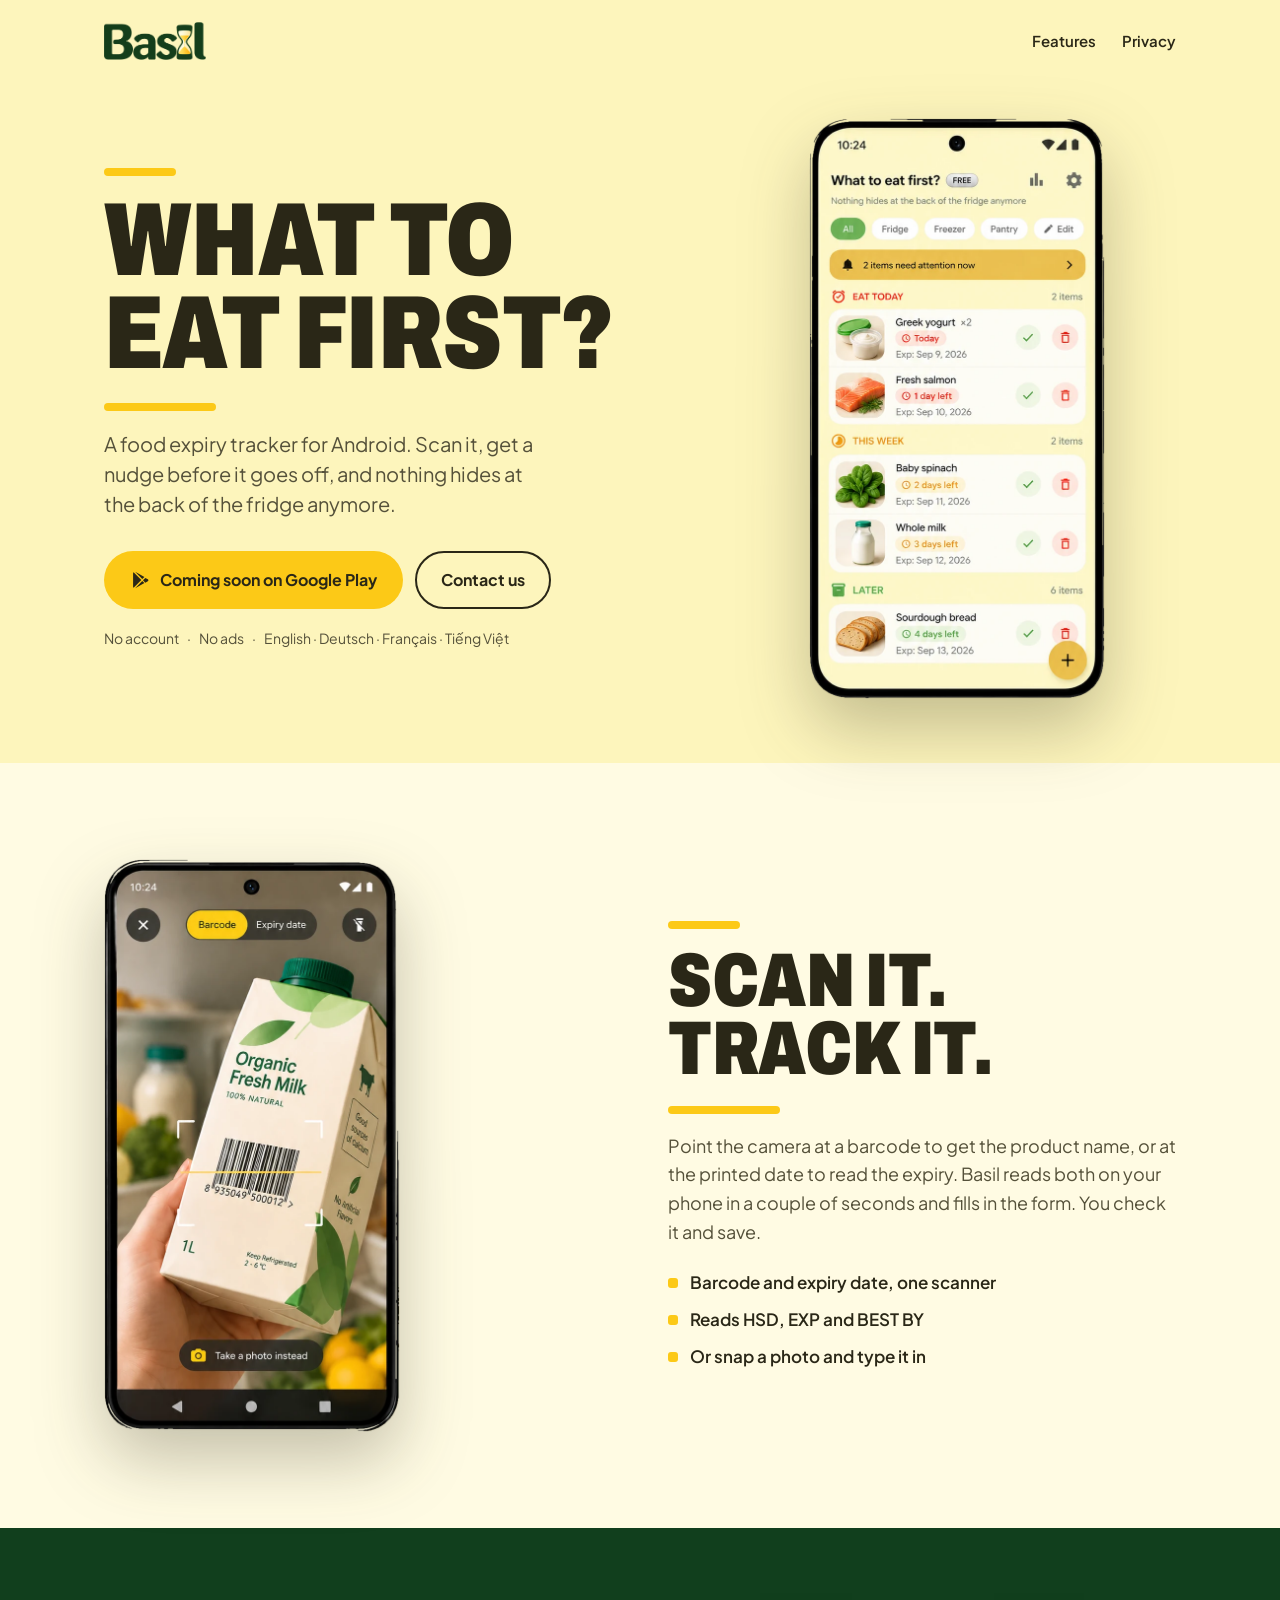
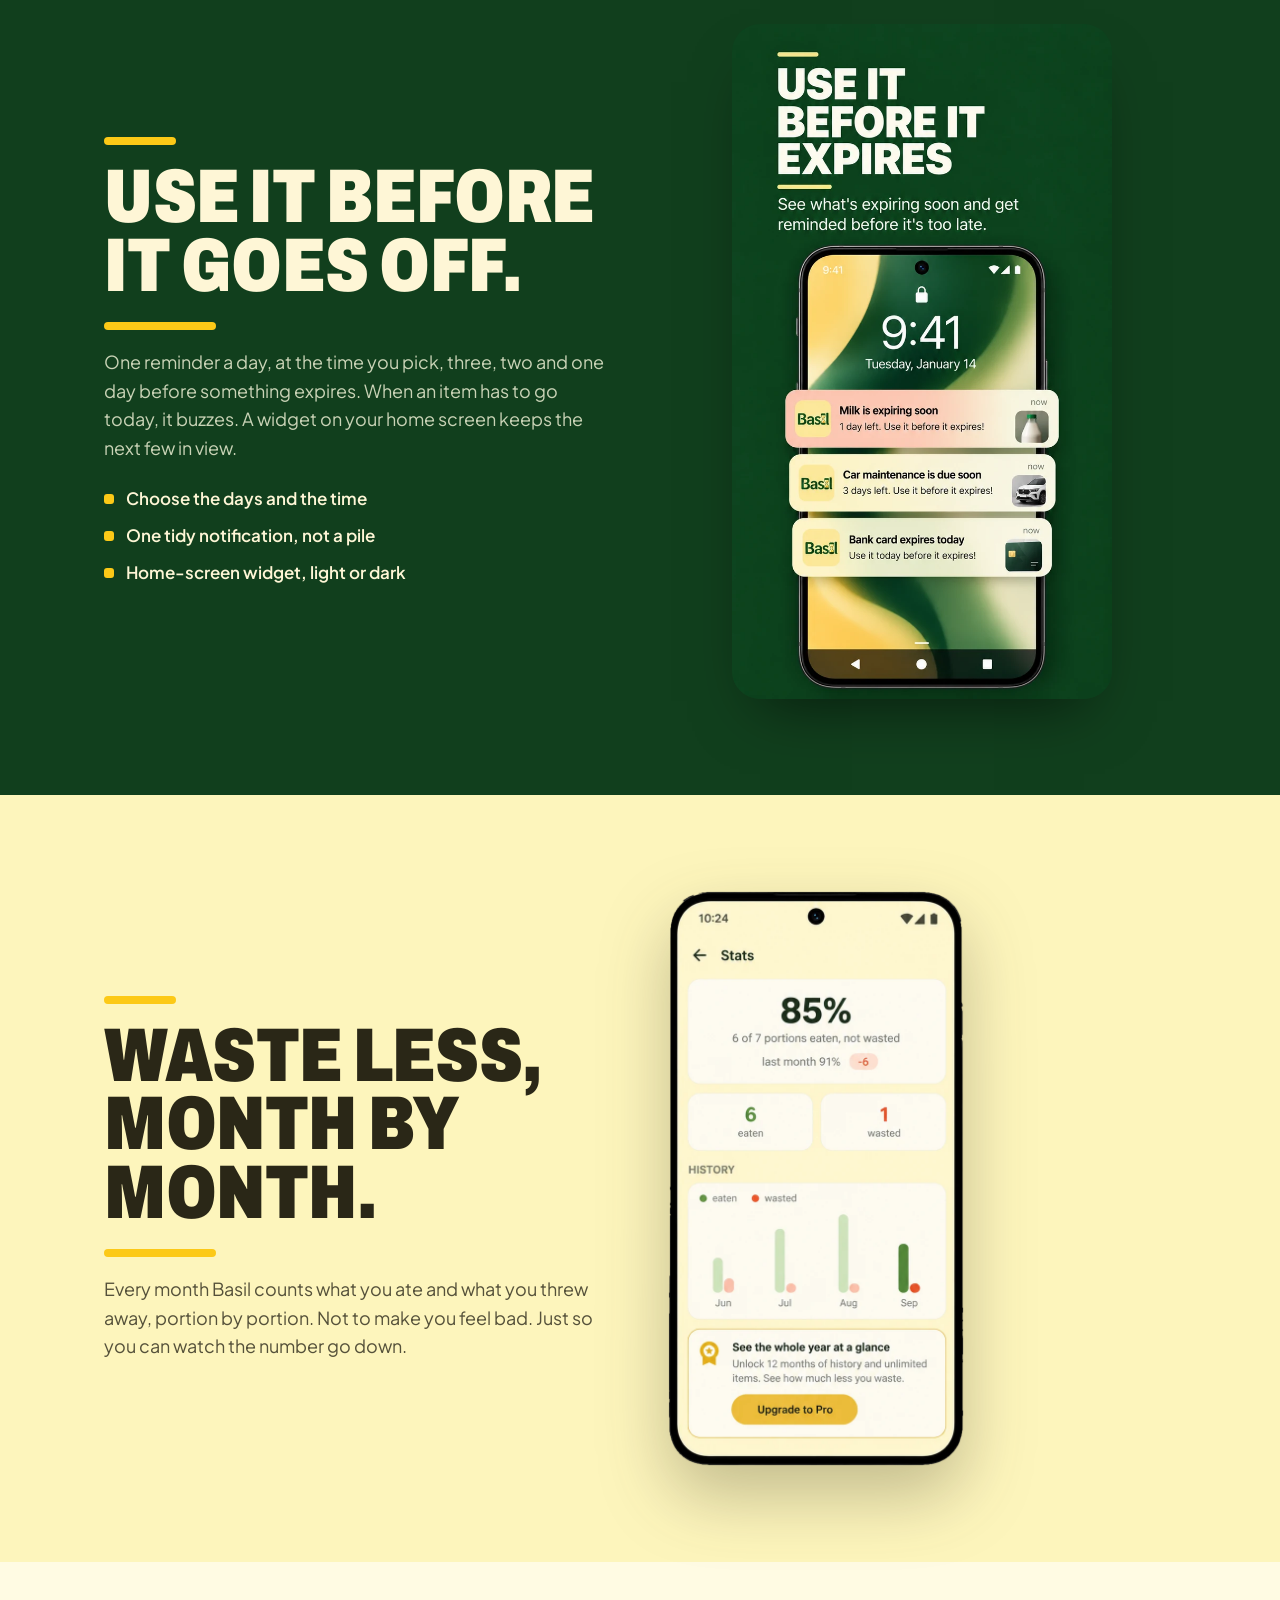
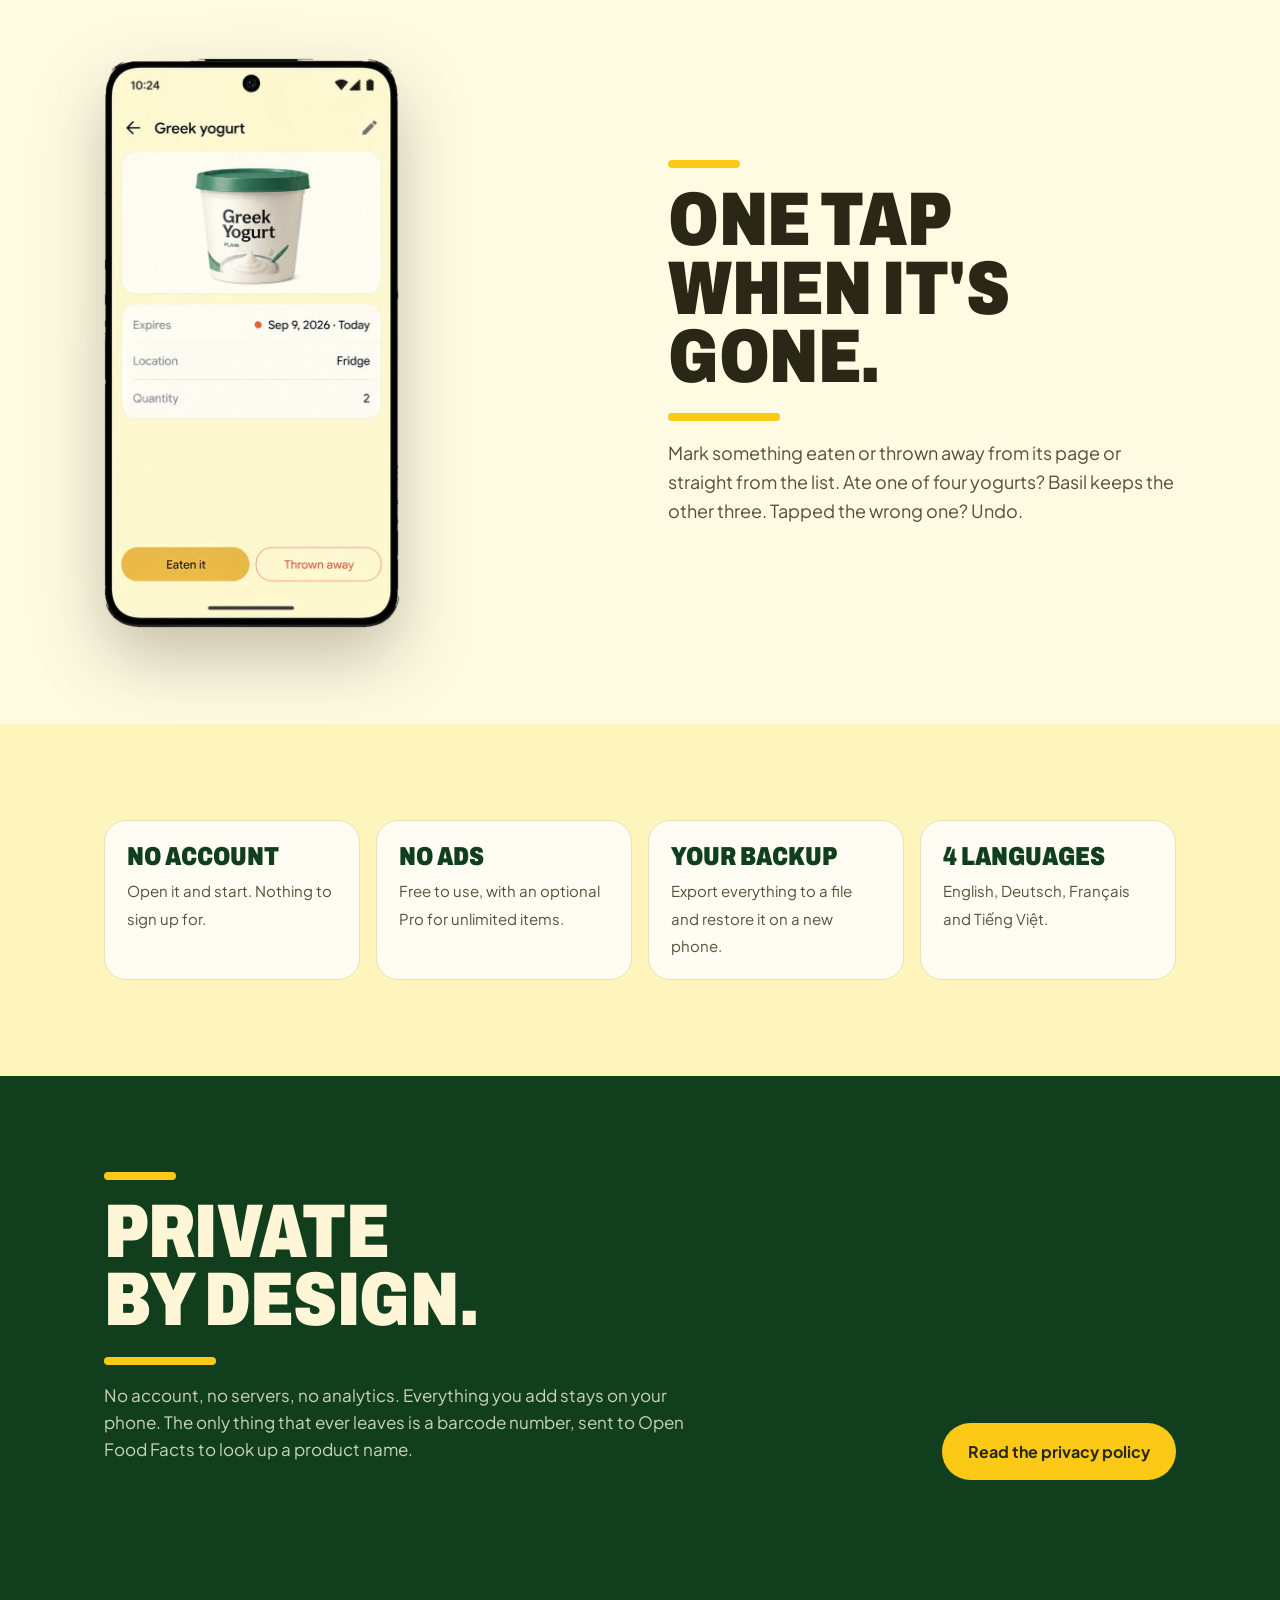
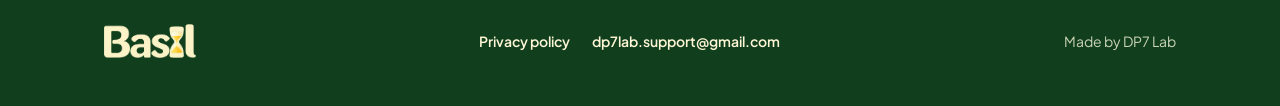
<file: index.html>
<!doctype html>
<html lang="en">
<head>
<meta charset="utf-8">
<meta name="viewport" content="width=device-width, initial-scale=1">
<title>Basil — What to eat first?</title>
<meta name="description" content="Basil is a food expiry tracker for Android. Scan the barcode, scan the printed date, and get a nudge before anything goes off. No account, no ads, your list stays on your phone.">
<meta name="theme-color" content="#FDF5BC">
<meta property="og:title" content="Basil — What to eat first?">
<meta property="og:description" content="Scan the label, get reminded before it goes off, watch your waste shrink. No account, no ads.">
<meta property="og:image" content="https://dp7lab.github.io/basil/img/og-image.png">
<meta name="twitter:card" content="summary_large_image">
<link rel="icon" type="image/png" href="img/favicon.png">
<link rel="apple-touch-icon" href="img/apple-touch-icon.png">
<link rel="preconnect" href="https://fonts.googleapis.com">
<link rel="preconnect" href="https://fonts.gstatic.com" crossorigin>
<link href="https://fonts.googleapis.com/css2?family=Archivo:wdth,wght@62..125,800..900&family=Plus+Jakarta+Sans:wght@400;500;600;700&display=swap" rel="stylesheet">
<link rel="stylesheet" href="style.css">
</head>
<body>

<header class="wrap">
  <nav>
    <a class="brand" href="./"><img src="img/wordmark.png" alt="Basil" width="480" height="178"></a>
    <div class="links">
      <a href="#features">Features</a>
      <a href="privacy.html">Privacy</a>
    </div>
  </nav>

  <div class="hero">
    <div>
      <h1 class="display xl bars">What to<br>eat first?</h1>
      <p class="lead">A food expiry tracker for Android. Scan it, get a nudge before it goes off, and nothing hides at the back of the fridge anymore.</p>
      <div class="cta">
        <span class="btn btn-soon">
          <svg viewBox="0 0 24 24" aria-hidden="true"><path fill="currentColor" d="M4.3 2.6a1.4 1.4 0 0 0-.6 1.2v16.4c0 .5.2.9.6 1.2l9.3-9.4-9.3-9.4Zm10.4 10.5 2.6 2.6-11.1 6.3 8.5-8.9Zm3.7-3.6 3 1.7c.9.5.9 1.8 0 2.3l-3 1.7-2.8-2.8 2.8-2.9ZM6.2 2l11.1 6.3-2.6 2.6L6.2 2Z"/></svg>
          Coming soon on Google Play
        </span>
        <a class="btn btn-line" href="mailto:dp7lab.support@gmail.com?subject=Basil">Contact us</a>
      </div>
      <div class="fineprint"><span>No account</span><span>No ads</span><span>English · Deutsch · Français · Tiếng Việt</span></div>
    </div>
    <img class="phone" src="img/phone-home.webp" width="600" height="1177" alt="Basil home screen: items grouped into Eat today, This week and Later, with a banner saying two items need attention now">
  </div>
</header>

<main id="features">

  <section class="band cream">
    <div class="wrap split flip">
      <div>
        <h2 class="display lg bars">Scan it.<br>Track it.</h2>
        <p class="body">Point the camera at a barcode to get the product name, or at the printed date to read the expiry. Basil reads both on your phone in a couple of seconds and fills in the form. You check it and save.</p>
        <ul class="ticks">
          <li>Barcode and expiry date, one scanner</li>
          <li>Reads HSD, EXP and BEST BY</li>
          <li>Or snap a photo and type it in</li>
        </ul>
      </div>
      <div class="visual"><img class="phone" src="img/phone-scan.webp" width="600" height="1163" alt="Basil scanner reading the barcode on a carton of milk" loading="lazy"></div>
    </div>
  </section>

  <section class="band forest on-forest">
    <div class="wrap split">
      <div>
        <h2 class="display lg bars">Use it before<br>it goes off.</h2>
        <p class="body">One reminder a day, at the time you pick, three, two and one day before something expires. When an item has to go today, it buzzes. A widget on your home screen keeps the next few in view.</p>
        <ul class="ticks">
          <li>Choose the days and the time</li>
          <li>One tidy notification, not a pile</li>
          <li>Home-screen widget, light or dark</li>
        </ul>
      </div>
      <div class="visual"><img class="shot" src="img/reminders.webp" width="720" height="1279" alt="Basil reminders on a phone lock screen" loading="lazy"></div>
    </div>
  </section>

  <section class="band butter">
    <div class="wrap split">
      <div>
        <h2 class="display lg bars">Waste less,<br>month by month.</h2>
        <p class="body">Every month Basil counts what you ate and what you threw away, portion by portion. Not to make you feel bad. Just so you can watch the number go down.</p>
      </div>
      <div class="visual"><img class="phone" src="img/phone-stats.webp" width="600" height="1164" alt="Basil stats: 85 percent of portions eaten this month, with a monthly eaten versus wasted chart" loading="lazy"></div>
    </div>
  </section>

  <section class="band cream">
    <div class="wrap split flip">
      <div>
        <h2 class="display lg bars">One tap<br>when it's gone.</h2>
        <p class="body">Mark something eaten or thrown away from its page or straight from the list. Ate one of four yogurts? Basil keeps the other three. Tapped the wrong one? Undo.</p>
      </div>
      <div class="visual"><img class="phone" src="img/phone-detail.webp" width="600" height="1157" alt="Basil item page for Greek yogurt with Eaten it and Thrown away buttons" loading="lazy"></div>
    </div>
  </section>

  <section class="band butter">
    <div class="wrap">
      <div class="facts">
        <div class="fact"><b>No account</b><span>Open it and start. Nothing to sign up for.</span></div>
        <div class="fact"><b>No ads</b><span>Free to use, with an optional Pro for unlimited items.</span></div>
        <div class="fact"><b>Your backup</b><span>Export everything to a file and restore it on a new phone.</span></div>
        <div class="fact"><b>4 languages</b><span>English, Deutsch, Français and Tiếng Việt.</span></div>
      </div>
    </div>
  </section>

  <section class="band forest on-forest">
    <div class="wrap private">
      <div>
        <h2 class="display lg bars">Private<br>by design.</h2>
        <p class="body">No account, no servers, no analytics. Everything you add stays on your phone. The only thing that ever leaves is a barcode number, sent to Open Food Facts to look up a product name.</p>
      </div>
      <div class="cta"><a class="btn btn-soon" href="privacy.html" style="cursor:pointer">Read the privacy policy</a></div>
    </div>
  </section>

</main>

<footer class="site-footer">
  <div class="wrap">
    <img src="img/wordmark-cream.png" alt="Basil" width="480" height="178">
    <div class="links">
      <a href="privacy.html">Privacy policy</a>
      <a href="mailto:dp7lab.support@gmail.com">dp7lab.support@gmail.com</a>
    </div>
    <div>Made by DP7 Lab</div>
  </div>
</footer>

</body>
</html>
</file>
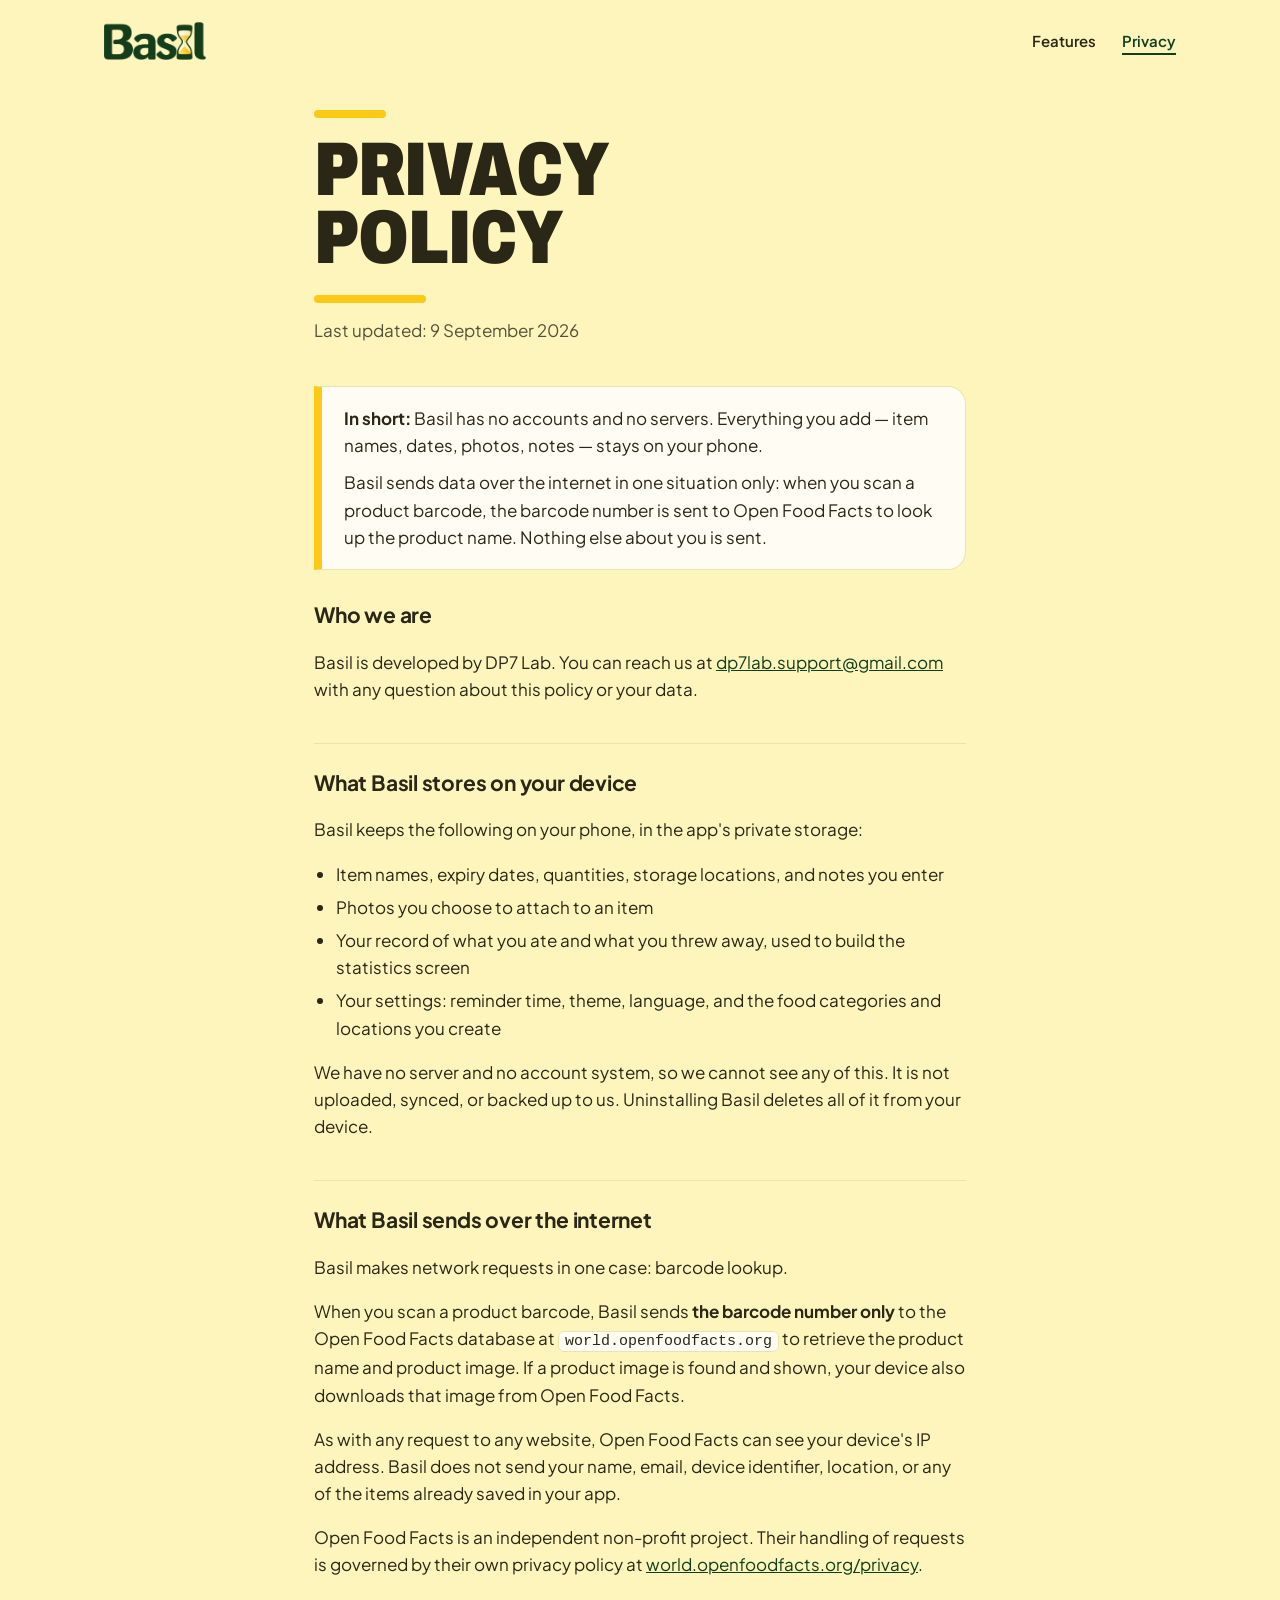
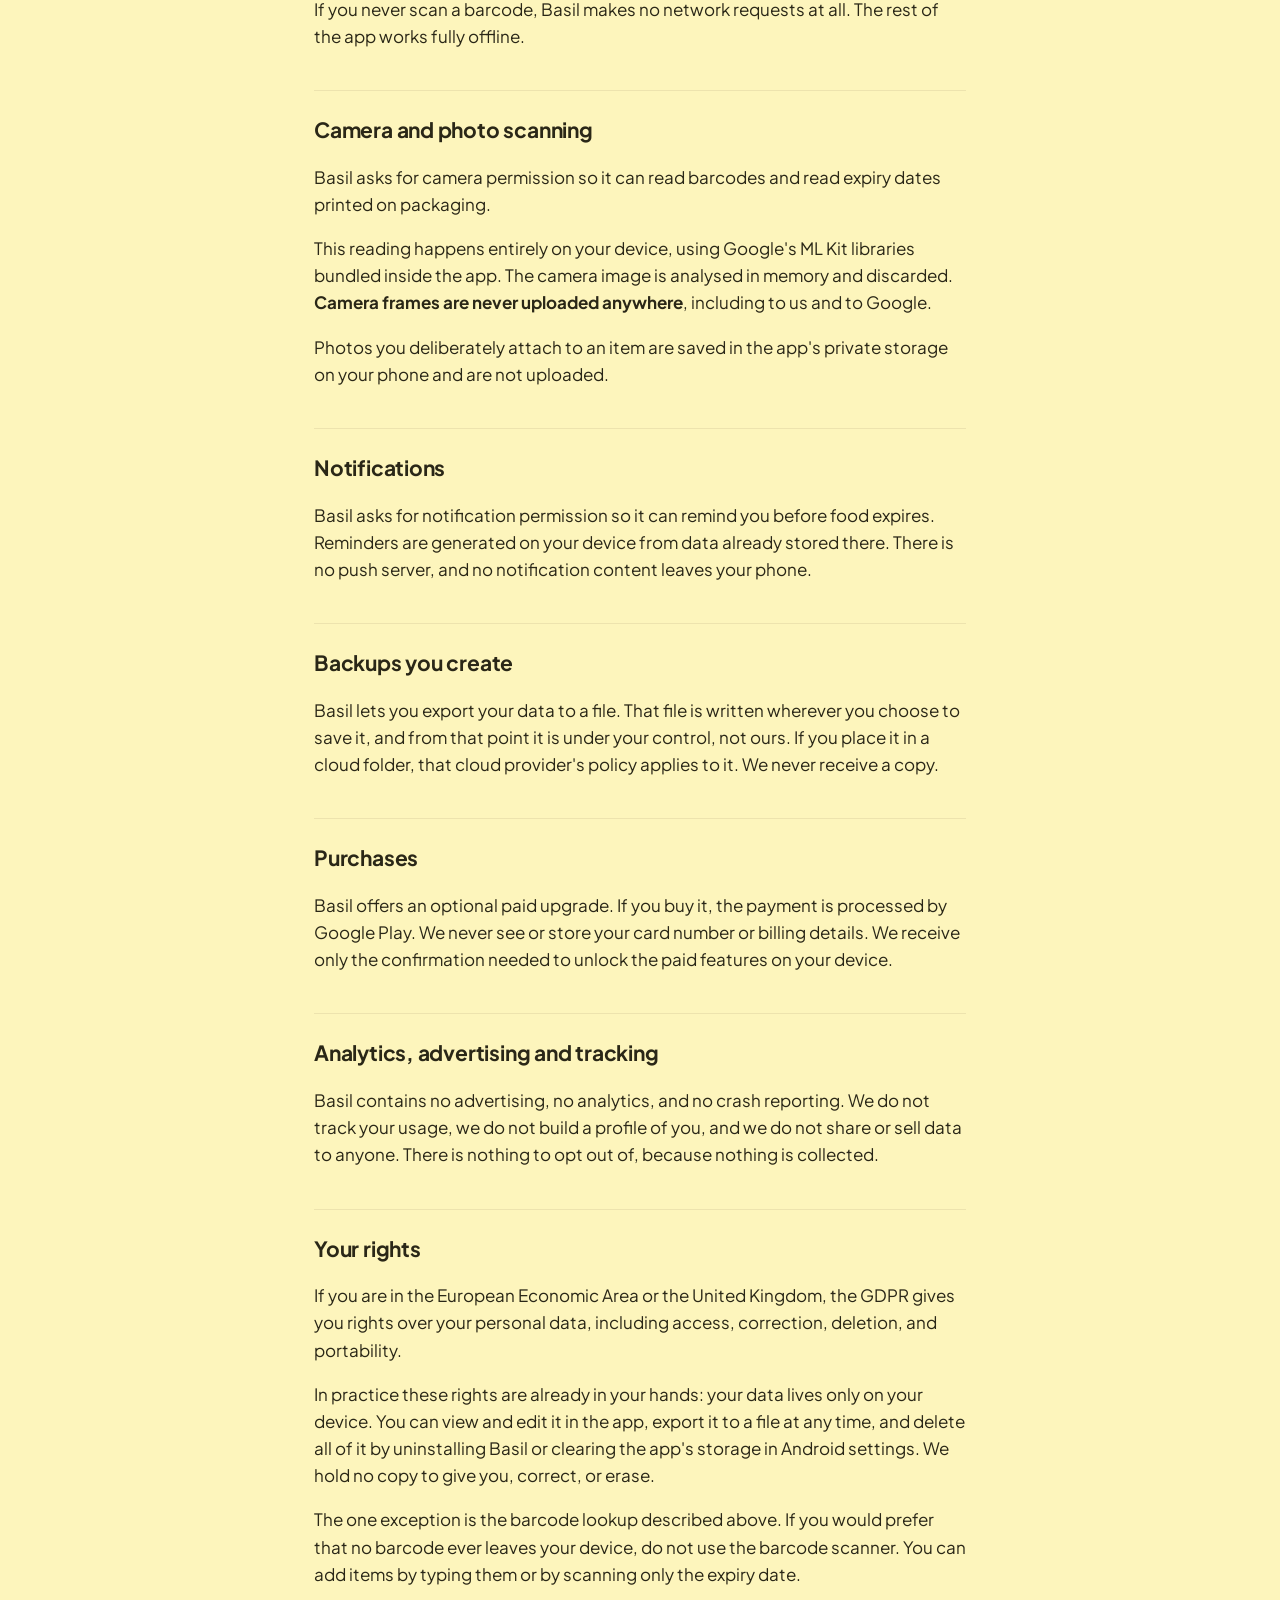
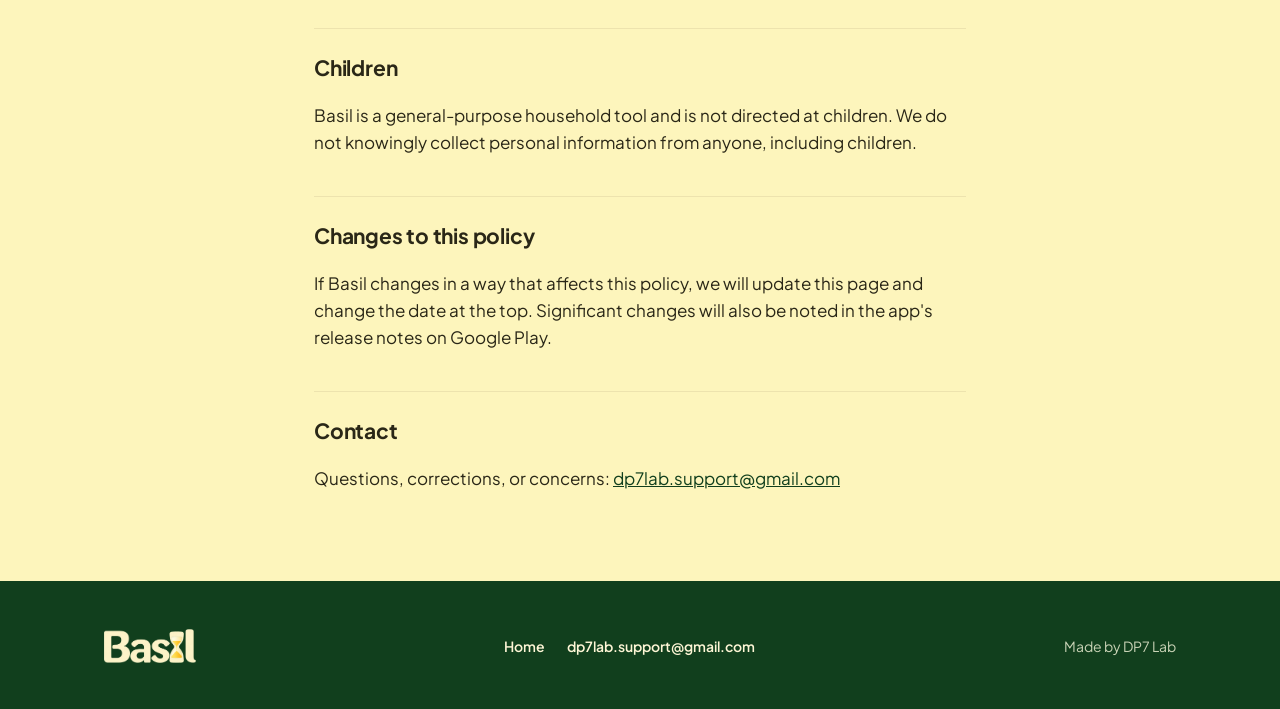
<file: privacy.html>
<!doctype html>
<html lang="en">
<head>
<meta charset="utf-8">
<meta name="viewport" content="width=device-width, initial-scale=1">
<title>Privacy Policy — Basil</title>
<meta name="description" content="How Basil handles your data: no account, no servers, everything stays on your phone.">
<link rel="icon" type="image/png" href="img/favicon.png">
<link rel="apple-touch-icon" href="img/apple-touch-icon.png">
<link rel="preconnect" href="https://fonts.googleapis.com">
<link rel="preconnect" href="https://fonts.gstatic.com" crossorigin>
<meta name="theme-color" content="#FDF5BC">
<link href="https://fonts.googleapis.com/css2?family=Archivo:wdth,wght@62..125,800..900&family=Plus+Jakarta+Sans:wght@400;500;600;700&display=swap" rel="stylesheet">
<link rel="stylesheet" href="style.css">
</head>
<body>
<header class="wrap">
  <nav>
    <a class="brand" href="./"><img src="img/wordmark.png" alt="Basil" width="480" height="178"></a>
    <div class="links">
      <a href="./#features">Features</a>
      <a href="privacy.html" aria-current="page">Privacy</a>
    </div>
  </nav>
</header>
<div class="narrow">
<div class="page-head">
  <h1 class="display lg bars">Privacy<br>policy</h1>
  <p class="muted" style="margin:14px 0 0">Last updated: 9 September 2026</p>
</div>
<article>

<div class="summary">
  <p><strong>In short:</strong> Basil has no accounts and no servers. Everything you add — item names, dates, photos, notes — stays on your phone.</p>
  <p>Basil sends data over the internet in one situation only: when you scan a product barcode, the barcode number is sent to Open Food Facts to look up the product name. Nothing else about you is sent.</p>
</div>

<h2>Who we are</h2>
<p>Basil is developed by DP7 Lab. You can reach us at <a href="mailto:dp7lab.support@gmail.com">dp7lab.support@gmail.com</a> with any question about this policy or your data.</p>

<h2>What Basil stores on your device</h2>
<p>Basil keeps the following on your phone, in the app's private storage:</p>
<ul>
  <li>Item names, expiry dates, quantities, storage locations, and notes you enter</li>
  <li>Photos you choose to attach to an item</li>
  <li>Your record of what you ate and what you threw away, used to build the statistics screen</li>
  <li>Your settings: reminder time, theme, language, and the food categories and locations you create</li>
</ul>
<p>We have no server and no account system, so we cannot see any of this. It is not uploaded, synced, or backed up to us. Uninstalling Basil deletes all of it from your device.</p>

<h2>What Basil sends over the internet</h2>
<p>Basil makes network requests in one case: barcode lookup.</p>
<p>When you scan a product barcode, Basil sends <strong>the barcode number only</strong> to the Open Food Facts database at <code>world.openfoodfacts.org</code> to retrieve the product name and product image. If a product image is found and shown, your device also downloads that image from Open Food Facts.</p>
<p>As with any request to any website, Open Food Facts can see your device's IP address. Basil does not send your name, email, device identifier, location, or any of the items already saved in your app.</p>
<p>Open Food Facts is an independent non-profit project. Their handling of requests is governed by their own privacy policy at <a href="https://world.openfoodfacts.org/privacy" rel="noopener">world.openfoodfacts.org/privacy</a>.</p>
<p>If you never scan a barcode, Basil makes no network requests at all. The rest of the app works fully offline.</p>

<h2>Camera and photo scanning</h2>
<p>Basil asks for camera permission so it can read barcodes and read expiry dates printed on packaging.</p>
<p>This reading happens entirely on your device, using Google's ML Kit libraries bundled inside the app. The camera image is analysed in memory and discarded. <strong>Camera frames are never uploaded anywhere</strong>, including to us and to Google.</p>
<p>Photos you deliberately attach to an item are saved in the app's private storage on your phone and are not uploaded.</p>

<h2>Notifications</h2>
<p>Basil asks for notification permission so it can remind you before food expires. Reminders are generated on your device from data already stored there. There is no push server, and no notification content leaves your phone.</p>

<h2>Backups you create</h2>
<p>Basil lets you export your data to a file. That file is written wherever you choose to save it, and from that point it is under your control, not ours. If you place it in a cloud folder, that cloud provider's policy applies to it. We never receive a copy.</p>

<h2>Purchases</h2>
<p>Basil offers an optional paid upgrade. If you buy it, the payment is processed by Google Play. We never see or store your card number or billing details. We receive only the confirmation needed to unlock the paid features on your device.</p>

<h2>Analytics, advertising and tracking</h2>
<p>Basil contains no advertising, no analytics, and no crash reporting. We do not track your usage, we do not build a profile of you, and we do not share or sell data to anyone. There is nothing to opt out of, because nothing is collected.</p>

<h2>Your rights</h2>
<p>If you are in the European Economic Area or the United Kingdom, the GDPR gives you rights over your personal data, including access, correction, deletion, and portability.</p>
<p>In practice these rights are already in your hands: your data lives only on your device. You can view and edit it in the app, export it to a file at any time, and delete all of it by uninstalling Basil or clearing the app's storage in Android settings. We hold no copy to give you, correct, or erase.</p>
<p>The one exception is the barcode lookup described above. If you would prefer that no barcode ever leaves your device, do not use the barcode scanner. You can add items by typing them or by scanning only the expiry date.</p>

<h2>Children</h2>
<p>Basil is a general-purpose household tool and is not directed at children. We do not knowingly collect personal information from anyone, including children.</p>

<h2>Changes to this policy</h2>
<p>If Basil changes in a way that affects this policy, we will update this page and change the date at the top. Significant changes will also be noted in the app's release notes on Google Play.</p>

<h2>Contact</h2>
<p>Questions, corrections, or concerns: <a href="mailto:dp7lab.support@gmail.com">dp7lab.support@gmail.com</a></p>

</article>
</div>
<footer class="site-footer">
  <div class="wrap">
    <img src="img/wordmark-cream.png" alt="Basil" width="480" height="178">
    <div class="links">
      <a href="./">Home</a>
      <a href="mailto:dp7lab.support@gmail.com">dp7lab.support@gmail.com</a>
    </div>
    <div>Made by DP7 Lab</div>
  </div>
</footer>
</body>
</html>
</file>
<file: style.css>
:root {
  color-scheme: light;
  --butter: #FDF5BC;
  --butter-logo: #FDF18F;
  --cream: #FFFBE3;
  --paper: #FFFDF3;
  --forest: #113F1D;
  --forest-2: #0C3317;
  --sand: #FCC917;
  --sand-deep: #E9B210;
  --ink: #2A2717;
  --ink-soft: #55513A;
  --on-forest: #FEF6D6;
  --on-forest-soft: #C9D3B6;
  --line: #EDE3AE;
  --urgent: #D9542F;
  --amber: #C98612;
  --display: "Archivo", "Arial Narrow", "Helvetica Neue", Arial, sans-serif;
  --body: "Plus Jakarta Sans", -apple-system, BlinkMacSystemFont, "Segoe UI", Roboto, Helvetica, Arial, sans-serif;
}
* { box-sizing: border-box; }
html { scroll-behavior: smooth; }
body {
  margin: 0;
  background: var(--butter);
  color: var(--ink);
  font-family: var(--body);
  font-size: 17px; line-height: 1.6;
  -webkit-font-smoothing: antialiased;
}
a { color: var(--forest); }
img { max-width: 100%; display: block; }
.wrap { max-width: 1120px; margin: 0 auto; padding: 0 24px; }
.narrow { max-width: 700px; margin: 0 auto; padding: 0 24px; }

/* nav */
nav { display: flex; align-items: center; justify-content: space-between; padding: 22px 0; }
.brand img { height: 38px; width: auto; }
nav .links { display: flex; gap: 26px; font-size: 15px; font-weight: 600; }
nav .links a { color: var(--ink); text-decoration: none; }
nav .links a:hover, nav .links a[aria-current="page"] { color: var(--forest); text-decoration: underline; text-decoration-thickness: 2px; text-underline-offset: 6px; }

/* display type, in the voice of the store images */
.display {
  font-family: var(--display);
  font-stretch: 78%;
  font-weight: 900;
  text-transform: uppercase;
  line-height: .9;
  letter-spacing: -0.005em;
  margin: 0;
  color: var(--ink);
}
.display.xl { font-size: clamp(54px, 8.4vw, 104px); }
.display.lg { font-size: clamp(44px, 6vw, 76px); }
.bars { position: relative; padding: 26px 0 30px; }
.bars::before, .bars::after { content: ""; position: absolute; left: 0; height: 8px; border-radius: 8px; background: var(--sand); }
.bars::before { top: 0; width: 72px; }
.bars::after { bottom: 0; width: 112px; }
.on-forest .display { color: var(--on-forest); }
.lead { font-size: 20px; line-height: 1.5; color: var(--ink-soft); margin: 18px 0 0; max-width: 30ch; }
.on-forest .lead { color: var(--on-forest-soft); }

/* buttons */
.btn { display: inline-flex; align-items: center; gap: 10px; padding: 14px 24px; border-radius: 999px; font-weight: 700; text-decoration: none; font-size: 16px; border: 2px solid transparent; }
.btn-forest { background: var(--forest); color: var(--on-forest); }
.btn-forest:hover { background: var(--forest-2); }
.btn-line { border-color: var(--ink); color: var(--ink); }
.btn-line:hover { background: var(--ink); color: var(--butter); }
.btn-soon { background: var(--sand); color: var(--ink); cursor: default; }
.btn-soon svg { width: 20px; height: 20px; }

/* hero */
.hero { display: grid; grid-template-columns: 1.15fr .85fr; gap: 40px; align-items: center; padding: 36px 0 64px; }
.cta { display: flex; flex-wrap: wrap; gap: 12px; margin-top: 32px; }
.fineprint { margin-top: 18px; font-size: 14px; color: var(--ink-soft); }
.fineprint span + span::before { content: "·"; margin: 0 8px; }

/* phones (cut out of the store art, transparent around the bezel) */
.phone { justify-self: center; width: min(296px, 74vw); height: auto; filter: drop-shadow(0 30px 34px rgba(42, 39, 23, .28)); }
.on-forest .phone { filter: drop-shadow(0 30px 40px rgba(0, 0, 0, .45)); }
/* a full store image, shown whole */
.shot { justify-self: center; width: min(380px, 86vw); height: auto; border-radius: 28px; box-shadow: 0 30px 60px -28px rgba(0, 0, 0, .6); }
.visual:has(.shot) { display: grid; }

/* feature bands */
.band { padding: 96px 0; }
.band.cream { background: var(--cream); }
.band.forest { background: var(--forest); }
.band.butter { background: var(--butter); }
.split { display: grid; grid-template-columns: 1fr 1fr; gap: 56px; align-items: center; }
.split.flip > .visual { order: -1; }
.split p.body { font-size: 18px; color: var(--ink-soft); margin: 18px 0 0; max-width: 46ch; }
.on-forest p.body { color: var(--on-forest-soft); }
.ticks { list-style: none; padding: 0; margin: 22px 0 0; display: grid; gap: 10px; }
.ticks li { display: flex; gap: 12px; align-items: baseline; font-weight: 600; color: var(--ink); }
.ticks li::before { content: ""; flex: none; width: 10px; height: 10px; border-radius: 3px; background: var(--sand); transform: translateY(-1px); }
.on-forest .ticks li { color: var(--on-forest); }

/* facts strip */
.facts { display: grid; grid-template-columns: repeat(4, 1fr); gap: 16px; }
.fact { background: var(--paper); border: 1.5px solid var(--line); border-radius: 22px; padding: 22px 22px 20px; }
.fact b { display: block; font-family: var(--display); font-stretch: 78%; font-weight: 900; text-transform: uppercase; font-size: 26px; line-height: 1; color: var(--forest); margin-bottom: 8px; }
.fact span { font-size: 15px; color: var(--ink-soft); }

/* privacy call-out */
.private { display: grid; grid-template-columns: 1.2fr .8fr; gap: 40px; align-items: end; }
.private .cta { margin-top: 0; justify-content: flex-end; }

/* article (privacy page) */
.page-head { padding: 28px 0 8px; }
article { padding: 8px 0 72px; }
article h2 { font-family: var(--body); font-size: 21px; letter-spacing: -0.01em; margin: 40px 0 8px; padding-top: 22px; border-top: 1.5px solid var(--line); color: var(--ink); }
article h2:first-of-type { border-top: 0; padding-top: 0; margin-top: 28px; }
article ul { padding-left: 22px; }
article li { margin: 6px 0; }
article code { font-size: 15px; background: var(--paper); border: 1px solid var(--line); border-radius: 6px; padding: 1px 6px; }
.muted { color: var(--ink-soft); }
.summary { background: var(--paper); border: 1.5px solid var(--line); border-left: 8px solid var(--sand); border-radius: 0 18px 18px 0; padding: 18px 22px; margin: 26px 0 8px; }
.summary p { margin: 0 0 10px; }
.summary p:last-child { margin-bottom: 0; }

/* footer */
.site-footer { background: var(--forest); color: var(--on-forest-soft); }
.site-footer .wrap { padding-top: 48px; padding-bottom: 48px; display: flex; flex-wrap: wrap; gap: 20px 32px; justify-content: space-between; align-items: center; font-size: 14px; }
.site-footer img { height: 34px; width: auto; }
.site-footer a { color: var(--on-forest); text-decoration: none; font-weight: 600; }
.site-footer a:hover { text-decoration: underline; text-underline-offset: 4px; }
.site-footer .links { display: flex; flex-wrap: wrap; gap: 22px; }

@media (max-width: 860px) {
  .hero, .split, .private { grid-template-columns: 1fr; }
  .split.flip > .visual { order: 0; }
  .hero { padding-top: 12px; gap: 48px; }
  .band { padding: 72px 0; }
  .facts { grid-template-columns: 1fr 1fr; }
  .private .cta { justify-content: flex-start; }
  .lead { max-width: none; }
}
@media (max-width: 480px) {
  nav .links { gap: 16px; font-size: 14px; }
  .brand img { height: 32px; }
  .facts { grid-template-columns: 1fr; }
}
</file>
